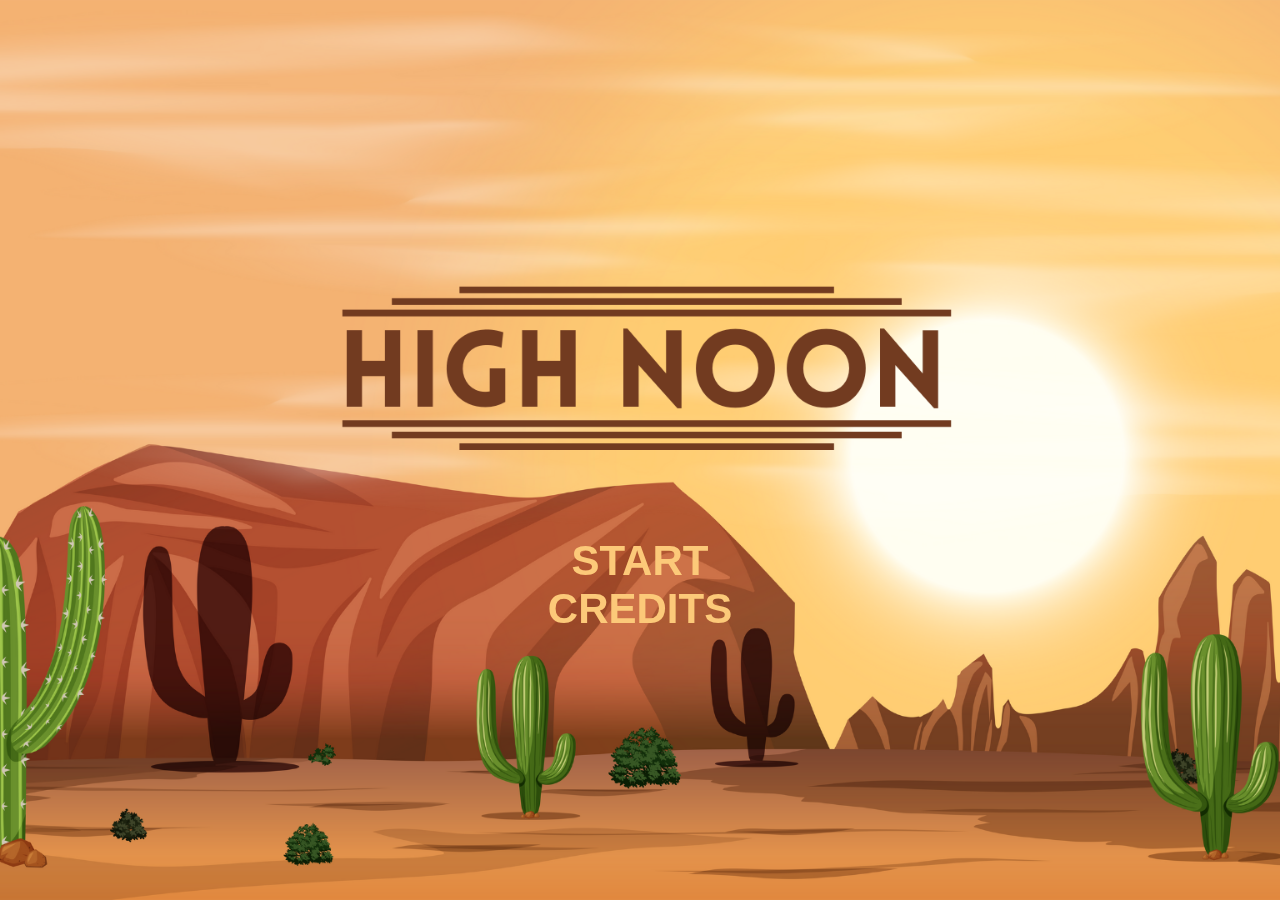
<file: index.html>
<!DOCTYPE html>
<html lang="en">
<head>
    <link rel ="stylesheet" href ="HighnoonInterface.css">
    <meta charset="UTF-8">
    <meta name="viewport" content="width=device-width, initial-scale=1.0, shrink-to-fit=no">
    <title>High Noon</title>
</head>
<body>
    <div id="mainBtns">
        <a id="startBtn" href="difficult.html">START</a> <br>
        <a id="creditsBtn" href="credit.html">CREDITS</a>
    </div>
</body>
</html>
</file>
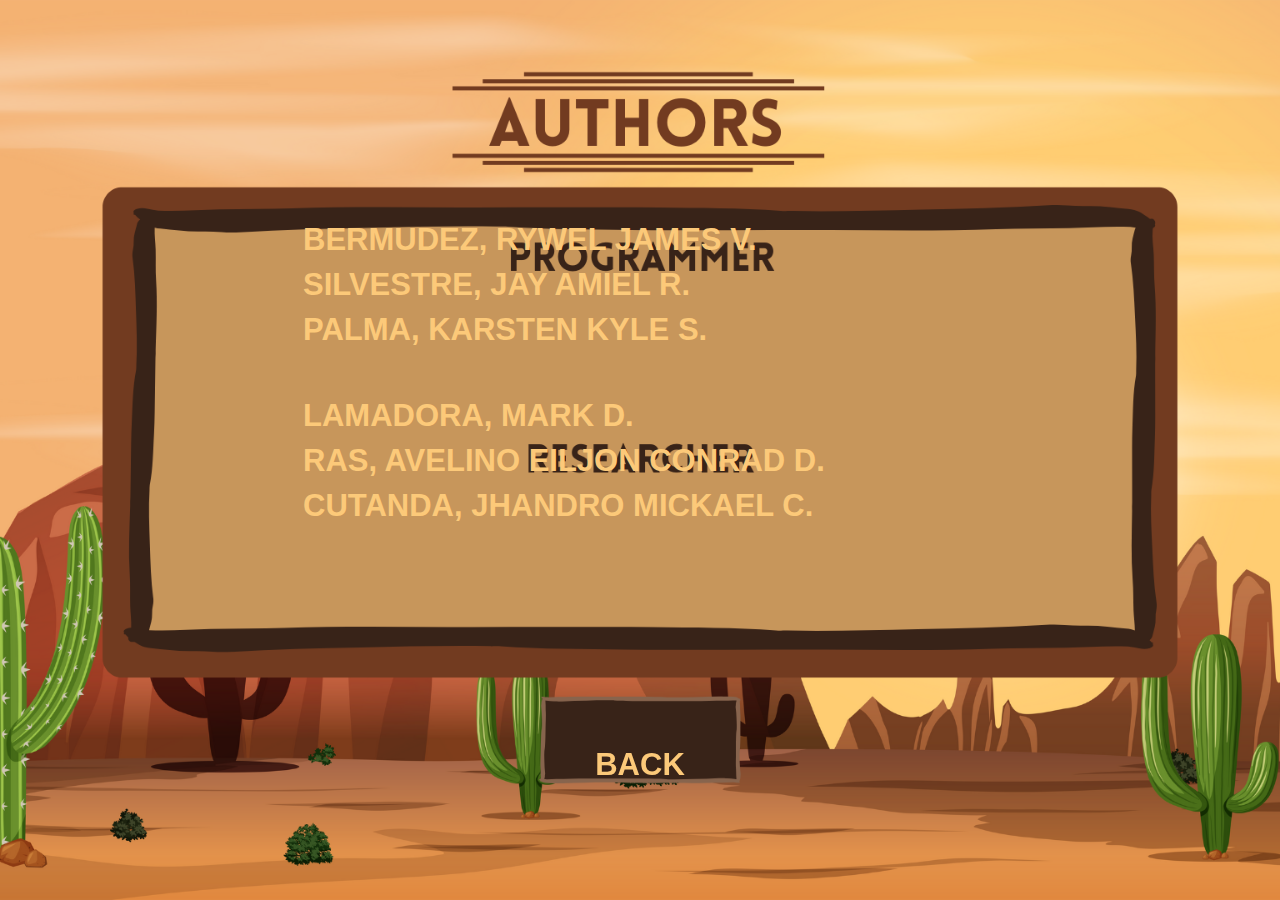
<file: credit.html>
<!DOCTYPE html>
<html lang="en">
<head>
    <meta charset="UTF-8">
    <meta name="viewport" content="width=device-width, initial-scale=1, shrink-to-fit=no">
    <title>High Noon</title>
    <link rel="stylesheet" href="credit.css">
</head>
<body>
    <div class="progBai">
        <p class="berm">BERMUDEZ, RYWEL JAMES V.</p>
        <p class="silvis3">SILVESTRE, JAY AMIEL R.</p>
        <p class="sigma">PALMA, KARSTEN KYLE S.</p>
    </div>
    <div class="researchBai">
        <p class="gojo">LAMADORA, MARK D.</p>
        <p class="bogli">RAS, AVELINO EILJON CONRAD D.</p>
        <p class="cinema">CUTANDA, JHANDRO MICKAEL C.</p>
    </div>
    <a id="returnBtn" href="HighnoonInterface.html">BACK</a>
</body>
</html>
</file>
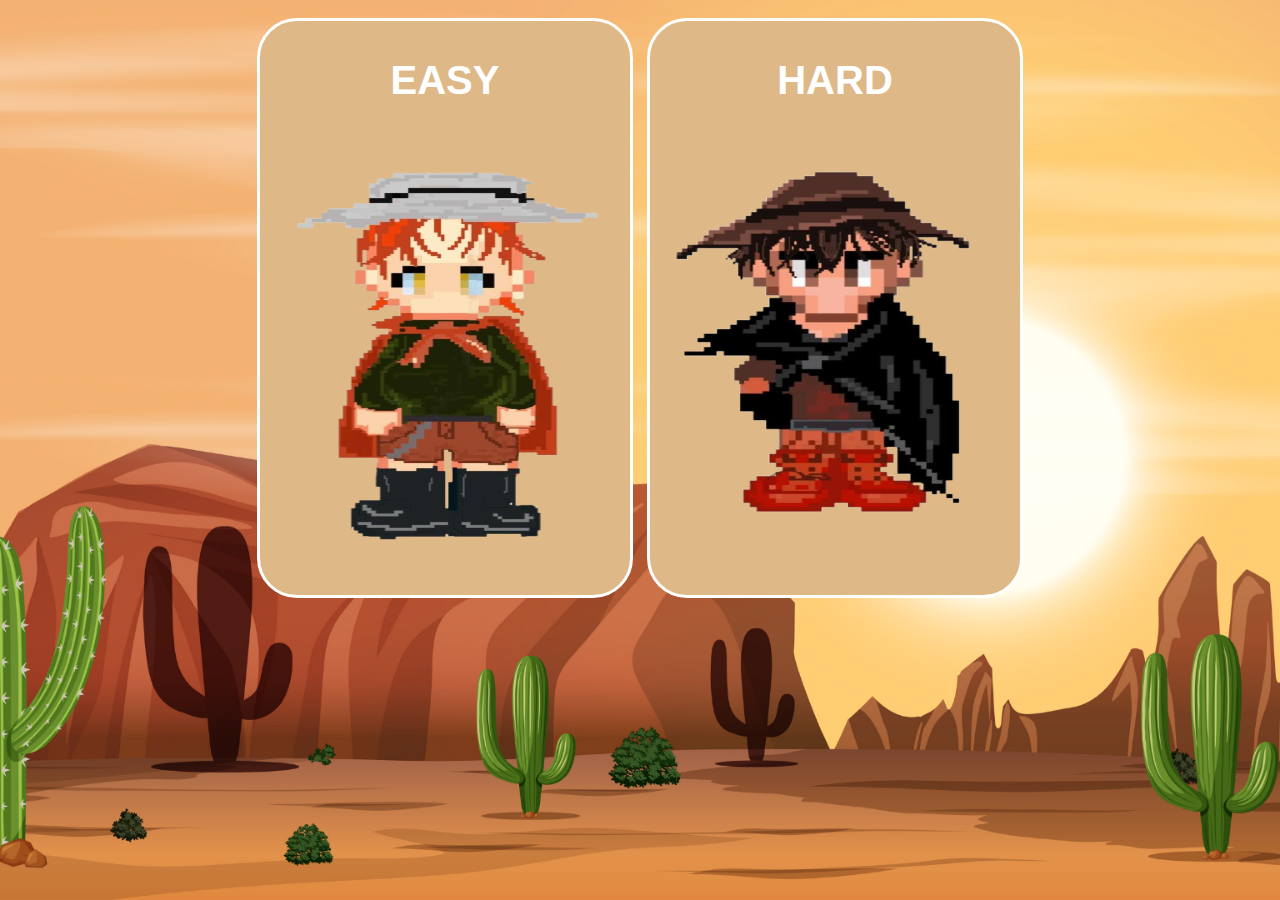
<file: difficult.html>
<!DOCTYPE html>
<html lang="en">
<head>
    <link rel ="stylesheet" href ="difficult.css">
    <meta charset="UTF-8">
    <meta name="viewport" content="width=device-width, initial-scale=1.0, shrink-to-fit=no">
    <title>High Noon</title>
</head>
<body>
    <div class="diff">
        <a href="easy.html"><button><h1>EASY</h1><img src="images/girl-removebg-preview.png" width = "350px" height="450px"></button></a>
        <a href="hard.html"><button><h1>HARD</h1><img src="images/boy-removebg-preview.png" width = "350px" height="450px"></button></a>
    </div>
</body>
</html>
</file>
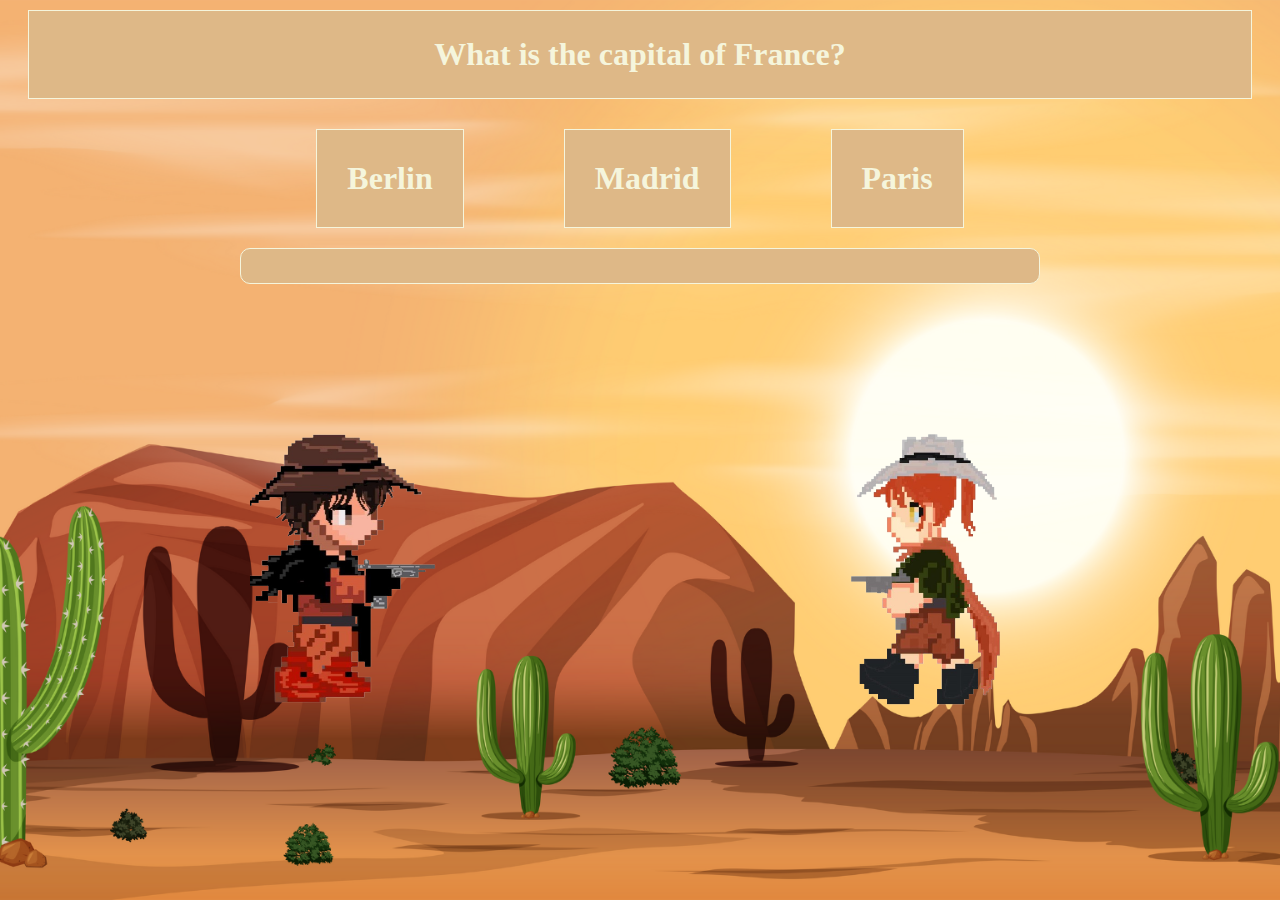
<file: easy.html>
<!DOCTYPE html>
<html lang="en">
<head>
    <link rel ="stylesheet" href ="game.css">
    <meta charset="UTF-8">
    <meta name="viewport" content="width=device-width, initial-scale=1.0, shrink-to-fit=no">
    <title>High Noon</title>
</head>
<body>
    <h1 id="ezQuestions"></h1>

    <div id="divChoices">
        <h1 id="choice1a"></h1>
        <h1 id="choice1b"></h1>
        <h1 id="choice1c"></h1>
    </div>

    <input type="text" id="userInputs" required>

    <div class="char">
        <img id="boyChar" class="boyAlive" src="images/boygame-removebg-preview.png">
        <img id="girlChar" class="girlAlive" src="images/girlgame-removebg-preview.png">
    </div>
    <script src="ezGame.js"></script>
</body>
</html>
</file>
<file: HighnoonInterface.css>
body {
    background-image: url("images/mainterface.png");
    background-repeat: no-repeat;
    background-size: cover;
    background-attachment: fixed;
    background-position: center;
}

#startBtn {
    font-family: 'Anton', sans-serif;
    font-size: 42px;
    color: #FCC979;
    font-weight: bold;
    text-decoration: none;
    cursor: pointer;
}

#creditsBtn {
    font-family: 'Anton', sans-serif;
    font-size: 42px;
    color: #FCC979;
    font-weight: bold;
    text-decoration: none;
    cursor: pointer;

}

#mainBtns {
    padding: 0;
    position: fixed; 
    top: 65%; 
    left: 50%; 
    transform: translate(-50%, -50%);
    text-align: center;
}

#startBtn:hover {
    color: #382318;
    transition-duration: 0.5s;
    font-size: 48px;
}

#startBtn:not(:hover) {
    transition: color 1.5s, font-size 1.5s ease;
}

#creditsBtn:hover {
    color: #382318;
    transition-duration: 0.5s;
    font-size: 48px;
}

#creditsBtn:not(:hover) {
    transition: color 1.5s, font-size 1.5s ease;
}
</file>
<file: credit.css>
body {
  background-image: url("images/authorsBG(2).png");
  background-repeat: no-repeat;
  background-size: cover;
  background-attachment: fixed;
  background-position: center;
  font-family: 'Anton', sans-serif;
  color: #fcc979;
  font-size: 31px;
  font-weight: 790;
  line-height: 0.45;
}

#returnBtn {
  color: #fcc979;
  text-decoration: none;
  padding: 0;
  position: fixed; 
  top: 85%; 
  left: 50%; 
  transform: translate(-50%, -50%);
  text-align: center;
}

.progBai {
  margin: 233px 50px 0 295px;
  padding: 0;
  cursor: pointer;
}


.researchBai {
  margin: 72px 50px 0 295px;
  padding: 0;
  cursor: pointer;
}


/* HOVER  */
#returnBtn:hover {
  transition-duration: 0.5s;
  font-size: 35px;
}

#returnBtn:not(:hover) {
  transition: color 1.5s, font-size 1.5s ease;
}

.sigma:hover,.silvis3:hover,.berm:hover,
.gojo:hover,.bogli:hover,.cinema:hover {
  color: #723b20;
  transition-duration: 0.5s;
}

.berm:not(:hover),.silvis3:not(:hover),.sigma:not(:hover),
.gojo:not(:hover),.bogli:not(:hover),.cinema:not(:hover) {
  transition: color 1.5s ease;
}
</file>
<file: difficult.css>
body {
  background-image: url("images/gameplay.png");
  background-repeat: no-repeat;
  background-size: cover;
  background-attachment: fixed;
  background-position: center;
}

.diff {
    text-align: center;
  }
  
  .diff button {
    /*para sa display */
    display: inline-block; 
    margin: 10px 5px; 
    padding: 10px 10px;
    background-color: burlywood;
    color: white;
    cursor: pointer;

    /*para sa border*/
    border: solid;
    border-radius: 40px;

    /*para sa font*/
    font-size: 20px;
  }

.diff :hover{
    animation: colorChange 1s infinite;
}

@keyframes colorChange {
  0% {background-color: violet;}
  25% {background-color: blue;}
  50% {background-color: red;}
  75% {background-color: green;}
  100% {background-color: yellow;}
}
</file>
<file: game.css>
body {
    background-image: url("images/gameplay.png");
    background-repeat: no-repeat;
    background-size: cover;
    background-attachment: fixed;
    background-position: center;
    
}

input[type="text"] {
    margin: auto;
    display: flex;
    justify-content: center;
    padding: 8px;
    background-color: burlywood;
    border: 1px solid beige;
    border-radius: 10px;
    font-size: 16px;
    width: 800px;
    box-sizing: border-box;
}

#ezQuestions{
    text-align: center;
    margin: 10px 20px;
    background-color: burlywood;
    color: beige;
    padding: 25px;
    border: 1px solid beige;

}

#divChoices {
    display: flex;
    flex-direction: row;
    justify-content: center;
}

#divChoices h1 {
    text-align: center;
    margin: 20px 50px;
    background-color: burlywood;
    color: beige;
    padding: 30px;
    border: 1px solid beige;

}

.char {
    display: flex;
    justify-content: center;
    margin-top: 140px;
    margin-bottom: -50px;
}



.boyAlive, .girlAlive {
    margin: 0 200px;
    width: 190px; 
    height: 300px;
}



/*
#charsDead {
    display: flex;
    justify-content: center;
    margin-top: 145px; 
    padding: 80px, 200px;
}

#charsDead img {
    margin: 0 200px;
    width: 450px; 
    height: 370px;
}

/*
.char {
    display: flex;
    justify-content: center;
    margin-top: 145px; 
    padding: 80px, 200px;
}

.char img {
    margin: 0 200px;
    width: 190px; 
    height: 300px;
}
*/
</file>
